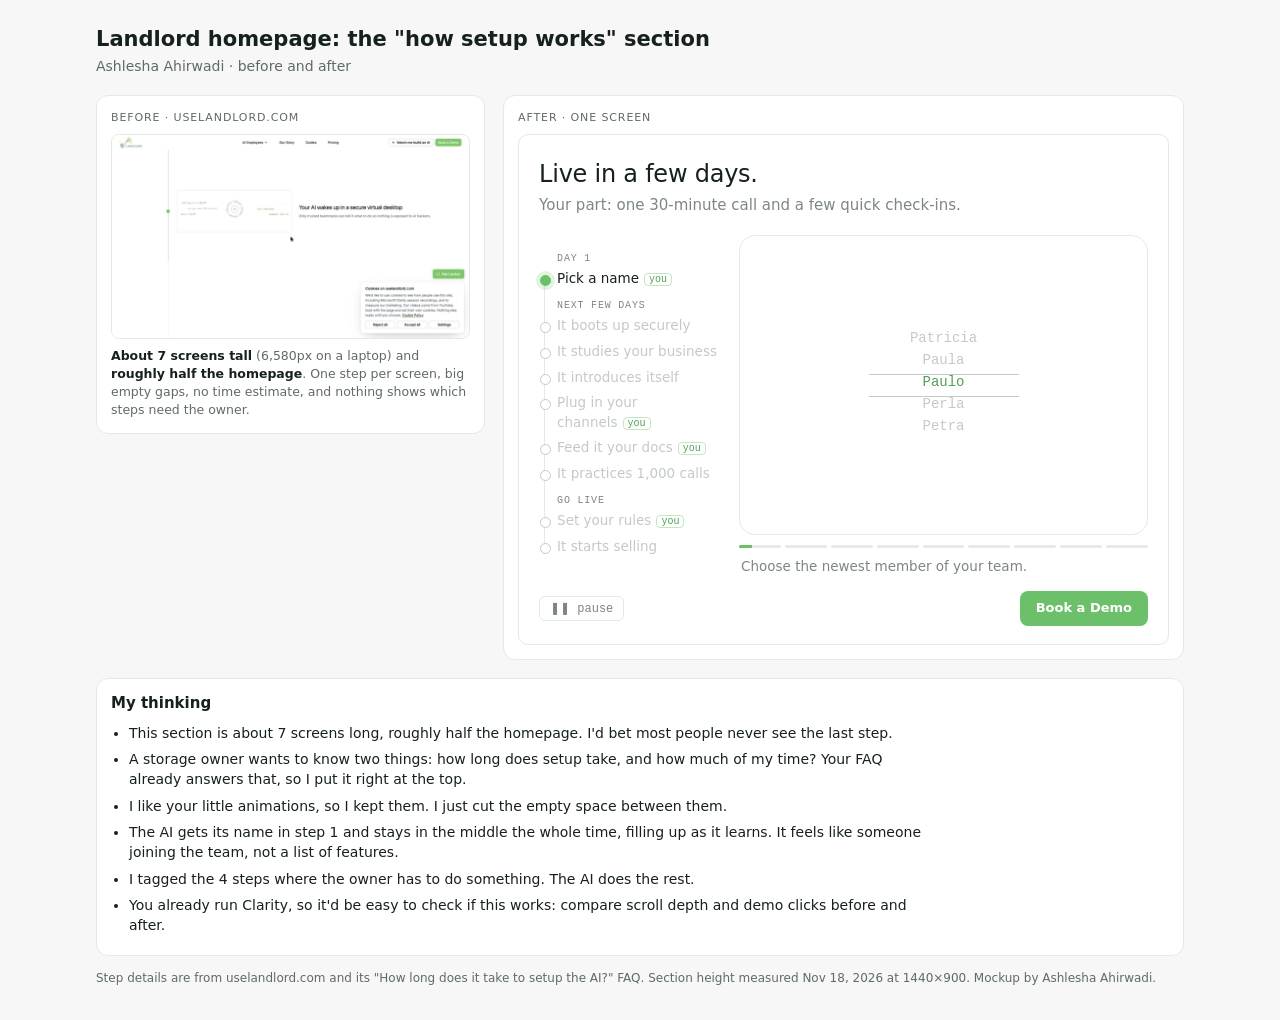
<file: landlord/index.html>
<!doctype html>
<html lang="en"><head><meta charset="utf-8"><meta name="viewport" content="width=device-width,initial-scale=1">
<meta name="robots" content="noindex,nofollow">
<title>Landlord Setup Redesign</title>
<style>
:root{--bg:#f6f7f6;--ink:#16211b;--mute:#5f6b64;--line:#e4e9e5;--panel:#fff;--acc:#2f7d3b}
@media (prefers-color-scheme:dark){:root:not([data-theme="light"]){--bg:#111513;--ink:#e8eee9;--mute:#9aa69f;--line:#26302a;--panel:#161b18;--acc:#8fd68c}}
:root[data-theme="dark"]{--bg:#111513;--ink:#e8eee9;--mute:#9aa69f;--line:#26302a;--panel:#161b18;--acc:#8fd68c}
*{box-sizing:border-box}
body{margin:0;background:var(--bg);color:var(--ink);font:14px/1.45 -apple-system,"Inter",system-ui,sans-serif}
.page{max-width:1120px;margin:0 auto;padding:24px 16px 32px}
h1{font-size:21px;margin:0 0 2px}.sub{color:var(--mute);margin:0 0 18px}
.grid{display:grid;grid-template-columns:4fr 7fr;gap:18px;align-items:start}
@media(max-width:860px){.grid{grid-template-columns:1fr}}
.panel{border:1px solid var(--line);border-radius:12px;padding:14px;background:var(--panel)}
.label{font-size:11px;letter-spacing:.08em;text-transform:uppercase;color:var(--mute);margin-bottom:8px}
.before img{width:100%;border-radius:8px;border:1px solid var(--line);display:block}
.cap{color:var(--mute);font-size:12.5px;margin-top:8px}
.cap b{color:var(--ink)}

/* ---------- AFTER: drawn in Landlord's own style ---------- */
.site{--s-ink:#16211b;--s-mute:#7d8781;--s-faint:#c3cac5;--s-line:#e6eae7;--s-green:#6cc06a;--s-greenD:#4f9f52;
  background:#fff;color:var(--s-ink);border-radius:10px;padding:22px 20px 18px;border:1px solid var(--line)}
.site h2{font-size:24px;font-weight:500;letter-spacing:-.01em;margin:0 0 4px}
.site .lead{color:var(--s-mute);margin:0 0 18px;font-size:15px}
.wrap{display:grid;grid-template-columns:180px 1fr;gap:20px;align-items:center}

/* compressed timeline */
.tl{list-style:none;margin:0;padding:0 0 0 18px;position:relative}
.tl:before{content:"";position:absolute;left:5px;top:22px;bottom:8px;width:1px;background:var(--s-line)}
.tl .fill{position:absolute;left:5px;top:22px;width:1px;background:var(--s-green);transition:height .5s ease}
.tl li{position:relative;padding:3px 0;cursor:pointer;color:var(--s-faint);font-size:13.5px;transition:color .3s}
.tl li.st:before{content:"";position:absolute;left:-17px;top:9px;width:9px;height:9px;border-radius:50%;background:#fff;border:1px solid var(--s-faint);transition:all .3s}
.tl li.ph{cursor:default;font:10px ui-monospace,Menlo,monospace;letter-spacing:.08em;color:var(--s-mute);padding:9px 0 2px;text-transform:uppercase}
.tl li.ph:first-of-type{padding-top:0}
.tl li.done{color:var(--s-mute)}.tl li.done:before{background:var(--s-green);border-color:var(--s-green)}
.tl li.cur{color:var(--s-ink);font-weight:500}.tl li.cur:before{background:var(--s-green);border-color:var(--s-green);box-shadow:0 0 0 4px #6cc06a33}
.tl li:focus{outline:none}.tl li:focus-visible{text-decoration:underline}
.you{font:10px ui-monospace,Menlo,monospace;color:var(--s-greenD);border:1px solid #6cc06a66;border-radius:4px;padding:0 4px;margin-left:5px;vertical-align:1px;font-weight:400}

/* stage */
.mtitle{display:none;font-size:15px;font-weight:500;margin:0 0 8px}
.mtitle>span:first-child{display:block;font:11px ui-monospace,Menlo,monospace;color:var(--s-mute);margin-bottom:2px}
.stage{position:relative;height:300px;border:1px solid var(--s-line);border-radius:16px;overflow:hidden;background:#fff}
.ring{position:absolute;left:50%;top:50%;width:150px;height:150px;margin:-75px 0 0 -75px;transition:opacity .6s,transform .6s}
.ring svg{width:100%;height:100%;overflow:visible}
.ring .spin{animation:spin 26s linear infinite;transform-origin:0 0}
@keyframes spin{to{transform:rotate(360deg)}}
.ring .lbl{font:8.6px ui-monospace,Menlo,monospace;letter-spacing:2.6px;fill:var(--s-green)}
.ring .shell{fill:none;stroke:var(--s-green);stroke-width:.8;opacity:.5;stroke-dasharray:390;stroke-dashoffset:0}
.ring .core{fill:#fff;stroke:var(--s-green);stroke-width:1}
.ring .lvl{fill:var(--s-green);opacity:.16;transform-box:fill-box;transform-origin:50% 100%;transform:scaleY(0)}
.ring .nm{font:11px ui-monospace,Menlo,monospace;fill:var(--s-greenD);text-anchor:middle;dominant-baseline:central}
.ring .heart{transform-origin:0 0}
.stage[data-step="1"] .ring{opacity:0;transform:scale(.7)}

.scene{position:absolute;inset:0;opacity:0;pointer-events:none;transition:opacity .45s}
.scene.on{opacity:1}
.t{position:absolute;font:11.5px ui-monospace,Menlo,monospace;color:var(--s-mute);white-space:nowrap}
.g{color:var(--s-greenD)}
.foot-t{left:0;right:0;bottom:12px;text-align:center;font-size:11px;color:var(--s-faint)}
.flow{opacity:0}

/* 1 name picker */
.slot{position:absolute;left:50%;top:50%;width:170px;height:110px;margin:-55px 0 0 -85px;overflow:hidden;text-align:center}
.slot .lst div{height:22px;line-height:22px;font:14px ui-monospace,Menlo,monospace;color:var(--s-faint);transition:color .3s}
.slot .lst div.pick.landed{color:var(--s-greenD)}
.slot:before,.slot:after{content:"";position:absolute;left:10px;right:10px;height:1px;background:var(--s-faint)}
.slot:before{top:44px}.slot:after{top:66px}

/* 4 email */
.env{position:absolute;left:50%;top:50%;width:20px;height:14px;margin:-7px 0 0 -10px;opacity:0}
.boss{position:absolute;left:calc(50% + 120px);top:calc(50% - 50px);text-align:center}
.bubble{position:absolute;left:calc(50% + 72px);top:calc(50% + 6px);font-size:11px;line-height:1.35;width:128px;white-space:normal;opacity:0}

/* 5 channels */
.wires{position:absolute;inset:0;width:100%;height:100%}
.wires path{fill:none;stroke:var(--s-green);stroke-width:1}

/* 7 counter, 8 note */
.count{left:0;right:0;bottom:14px;text-align:center;font-size:12px;color:var(--s-mute)}
.count b{color:var(--s-greenD);font-weight:600}
.note{position:absolute;right:10px;top:50%;margin-top:-30px;width:132px;border:1px solid var(--s-line);border-radius:8px;padding:8px 10px;font:11px/1.4 ui-monospace,Menlo,monospace;background:#fff}
.note .ok{opacity:0;color:var(--s-greenD);margin-top:4px;transition:opacity .4s}.note .ok.show{opacity:1}
.caret{display:inline-block;width:6px;height:11px;background:var(--s-greenD);vertical-align:-1px;animation:blink 1s steps(1) infinite}
@keyframes blink{50%{opacity:0}}
.badge{position:absolute;right:14px;top:12px;font:10px ui-monospace,Menlo,monospace;color:var(--s-greenD);border:1px solid #6cc06a66;border-radius:99px;padding:2px 8px}

/* segmented progress (one segment per step, fills like a timer) */
.segs{display:grid;grid-template-columns:repeat(9,1fr);gap:4px;margin-top:10px}
.segs span{height:3px;background:var(--s-line);border-radius:2px;overflow:hidden;cursor:pointer}
.segs i{display:block;height:100%;width:0;background:var(--s-green)}
.desc{color:var(--s-mute);font-size:13.5px;margin:9px 2px 0;min-height:20px}
.ctrl{display:flex;justify-content:space-between;align-items:center;margin-top:14px;gap:10px;flex-wrap:wrap}
.ctrl button{font:12px ui-monospace,Menlo,monospace;color:var(--s-mute);background:none;border:1px solid var(--s-line);border-radius:6px;padding:4px 10px;cursor:pointer}
.btn{background:var(--s-green);color:#fff;font-weight:600;border-radius:8px;padding:8px 16px;font-size:13px}

@media(max-width:600px){
  .wrap{grid-template-columns:1fr}.tl{display:none}.mtitle{display:block}
  .stage{height:260px}
}

/* thinking */
.think{margin-top:18px}.think h3{font-size:15px;margin:0 0 8px}
.think ul{margin:0;padding-left:18px;max-width:820px}.think li{margin:6px 0;font-size:14px}
.steps{display:grid;grid-template-columns:repeat(3,1fr);gap:10px}
@media(max-width:760px){.steps{grid-template-columns:1fr}}
.steps>div{border:1px solid var(--line);border-radius:10px;padding:10px 12px}
.steps .k{font:10.5px ui-monospace,Menlo,monospace;letter-spacing:.08em;text-transform:uppercase;color:var(--acc);margin-bottom:3px}
.steps p{margin:0;font-size:13.5px}
.foot{margin-top:14px;color:var(--mute);font-size:12px}
@media (prefers-reduced-motion:reduce){.ring .spin{animation:none}}
</style></head>
<body><div class="page">
<h1>Landlord homepage: the "how setup works" section</h1>
<p class="sub">Ashlesha Ahirwadi · before and after</p>

<div class="grid">
  <div class="panel before">
    <div class="label">Before · uselandlord.com</div>
    <img src="before.jpg" alt="Current setup section: one step per screen on a long vertical timeline with large empty gaps">
    <div class="cap"><b>About 7 screens tall</b> (6,580px on a laptop) and <b>roughly half the homepage</b>. One step per screen, big empty gaps, no time estimate, and nothing shows which steps need the owner.</div>
  </div>

  <div class="panel">
    <div class="label">After · one screen</div>
    <div class="site">
      <h2>Live in a few days.</h2>
      <p class="lead">Your part: one 30-minute call and a few quick check-ins.</p>

      <div class="wrap">
        <ol class="tl" id="tl"><span class="fill" id="fill"></span></ol>

        <div>
          <p class="mtitle" id="mtitle"></p>
          <div class="stage" id="stage" data-step="1">
            <div class="ring" aria-hidden="true">
              <svg viewBox="-75 -75 150 150">
                <defs>
                  <path id="rp" d="M0,-50 a50,50 0 1,1 -0.01,0"/>
                  <clipPath id="cc"><circle r="24"/></clipPath>
                </defs>
                <circle class="shell" id="shell" r="62"/>
                <g class="spin"><text class="lbl"><textPath href="#rp">SECURE · ISOLATED · SERVER · SECURE · ISOLATED · SERVER ·</textPath></text></g>
                <g class="heart" id="heart">
                  <circle class="core" r="24"/>
                  <rect class="lvl" id="lvl" x="-24" y="-24" width="48" height="48" clip-path="url(#cc)"/>
                  <circle r="24" fill="none" stroke="#6cc06a" stroke-width="1"/>
                  <text class="nm">Paulo</text>
                </g>
              </svg>
            </div>

            <div class="scene" data-s="1"><div class="slot"><div class="lst" id="lst"></div></div></div>
            <div class="scene" data-s="2"><div class="t foot-t">locked down · only your team can give it instructions</div></div>
            <div class="scene" data-s="3"><div class="t foot-t">knowledge <span class="g" id="k3">0%</span></div></div>
            <div class="scene" data-s="4">
              <svg class="env" id="env" viewBox="0 0 20 14"><rect x=".5" y=".5" width="19" height="13" rx="1.5" fill="#fff" stroke="#6cc06a"/><path d="M1 1l9 7 9-7" fill="none" stroke="#6cc06a"/></svg>
              <div class="boss"><svg width="34" height="34" viewBox="0 0 34 34"><circle cx="17" cy="11" r="7" fill="none" stroke="#c3cac5"/><path d="M4 33c1-8 6-12 13-12s12 4 13 12" fill="none" stroke="#c3cac5"/></svg><div class="t" style="position:static;font-size:10px">you</div></div>
              <div class="t bubble" id="bubble">"Hi, I'm Paulo. Here's what I still need from you..."</div>
            </div>
            <div class="scene" data-s="5" id="s5"></div>
            <div class="scene" data-s="6"><div class="t foot-t">knowledge <span class="g" id="k6">30%</span> · the more you feed it, the smarter it gets</div></div>
            <div class="scene" data-s="7"><div class="t count">rehearsed conversations: <b id="cnt">0</b></div></div>
            <div class="scene" data-s="8"><div class="note"><span id="typed"></span><span class="caret"></span><div class="ok" id="ok">✓ applied instantly</div></div></div>
            <div class="scene" data-s="9"><div class="badge">● live · 24/7</div></div>

            <div id="streams"></div>
          </div>
          <div class="segs" id="segs"></div>
          <p class="desc" id="desc"></p>
        </div>
      </div>

      <div class="ctrl">
        <button id="play" type="button">❚❚ pause</button>
        <span class="btn">Book a Demo</span>
      </div>
    </div>
  </div>
</div>

<div class="think panel">
  <h3>My thinking</h3>
  <ul>
    <li>This section is about 7 screens long, roughly half the homepage. I'd bet most people never see the last step.</li>
    <li>A storage owner wants to know two things: how long does setup take, and how much of my time? Your FAQ already answers that, so I put it right at the top.</li>
    <li>I like your little animations, so I kept them. I just cut the empty space between them.</li>
    <li>The AI gets its name in step 1 and stays in the middle the whole time, filling up as it learns. It feels like someone joining the team, not a list of features.</li>
    <li>I tagged the 4 steps where the owner has to do something. The AI does the rest.</li>
    <li>You already run Clarity, so it'd be easy to check if this works: compare scroll depth and demo clicks before and after.</li>
  </ul>
</div>
<div class="foot">Step details are from uselandlord.com and its "How long does it take to setup the AI?" FAQ. Section height measured Nov 18, 2026 at 1440×900. Mockup by Ashlesha Ahirwadi.</div>
</div>

<script>
const PH=["Day 1","Next few days","Go live"];
const S=[
 {t:"Pick a name",d:"Choose the newest member of your team.",you:1,ph:0},
 {t:"It boots up securely",d:"Its own locked-down desktop. Only your team can give it instructions.",ph:1},
 {t:"It studies your business",d:"Your website, socials, prices and FAQs.",ph:1},
 {t:"It introduces itself",d:"It emails you, says hi, and asks what it still needs.",ph:1},
 {t:"Plug in your channels",d:"Phone, WhatsApp, email and any software you use.",you:1,ph:1},
 {t:"Feed it your docs",d:"Call transcripts, price lists, documents. Whatever you have.",you:1,ph:1},
 {t:"It practices 1,000 calls",d:"It rehearses objections and edge cases against itself.",ph:1},
 {t:"Set your rules",d:"Leave a note. It applies instantly.",you:1,ph:2},
 {t:"It starts selling",d:"Calls, WhatsApps and emails, in your hours or 24/7.",ph:2}
];
const N=S.length,DUR=4200,$=id=>document.getElementById(id);
const stage=$("stage"),tl=$("tl"),streams=$("streams"),lvl=$("lvl"),heart=$("heart");

// timeline with phase markers
let lastPh=-1;const items=[];
S.forEach((s,i)=>{
  if(s.ph!==lastPh){const p=document.createElement("li");p.className="ph";p.textContent=PH[s.ph];tl.appendChild(p);lastPh=s.ph}
  const li=document.createElement("li");li.className="st";li.tabIndex=0;
  li.innerHTML=s.t+(s.you?'<span class="you">you</span>':"");
  li.onclick=()=>show(i);li.onkeydown=e=>{if(e.key==="Enter"||e.key===" "){e.preventDefault();show(i)}};
  tl.appendChild(li);items.push(li)});
// segmented progress
const segs=S.map((s,i)=>{const sp=document.createElement("span");sp.innerHTML="<i></i>";sp.title=s.t;sp.onclick=()=>show(i);$("segs").appendChild(sp);return sp.firstChild});
// name picker
const NAMES=["Peter","Pam","Priya","Pia","Pablo","Petra","Perla","Pedro","Patricia","Paula","Paulo","Perla","Petra"];
NAMES.forEach((n,i)=>{const d=document.createElement("div");d.textContent=n;if(i===10)d.className="pick";$("lst").appendChild(d)});

// helpers
const A=(el,kf,o)=>el.animate(kf,Object.assign({fill:"both"},o));
function txt(cls,text,style){const e=document.createElement("div");e.className="t flow "+cls;e.textContent=text;Object.assign(e.style,style);streams.appendChild(e);return e}
function pulse(delay){A(heart,[{transform:"scale(1)"},{transform:"scale(1.14)"},{transform:"scale(1)"}],{duration:420,delay,easing:"ease-out",fill:"none"})}
let lvlNow=0;
function setLevel(v,dur=0,delay=0){A(lvl,[{transform:`scaleY(${lvlNow})`},{transform:`scaleY(${v})`}],{duration:dur,delay,easing:"ease-in-out"});lvlNow=v}
let raf=[];
function countTo(el,from,to,dur,suffix=""){const t0=performance.now(),mine=stage.dataset.step;
  (function f(t){const k=Math.min(1,Math.max(0,(t-t0)/dur));el.textContent=Math.round(from+(to-from)*k).toLocaleString()+suffix;
    if(k<1&&stage.dataset.step===mine)raf.push(requestAnimationFrame(f))})(t0)}
// words travel from the left edge into the core; each arrival makes the core pulse
function flowIn(words,gap,startY=.12){const W=stage.clientWidth,H=stage.clientHeight;
  return words.map((w,i)=>{const e=txt("",w,{left:(W*(.03+(i%2)*.05))+"px",top:(H*(startY+((i*.37)%.66)))+"px"});
    const dx=Math.max(W*.5-30-e.offsetLeft-e.offsetWidth,10),dy=H*.47-e.offsetTop,delay=i*gap;
    A(e,[{opacity:0,transform:"translate(0,0) scale(1)"},{opacity:1,offset:.2},{opacity:.9,offset:.75},{opacity:0,transform:`translate(${dx}px,${dy}px) scale(.6)`}],{duration:1900,delay,easing:"ease-in"});
    pulse(delay+1750);return{e,arrive:delay+1800}})}
function out(word,delay,y){const W=stage.clientWidth,H=stage.clientHeight;
  const e=txt("g",word,{left:(W*.5+84)+"px",top:(H*y)+"px"});
  A(e,[{opacity:0,transform:"translateX(-46px)"},{opacity:1,transform:"translateX(0)"}],{duration:700,delay,easing:"ease-out"});return e}

let typeTimer=null;
const SCENE={
  1:()=>{const l=$("lst");l.children[10].classList.remove("landed");
    A(l,[{transform:"translateY(0)"},{transform:"translateY(-176px)"}],{duration:2000,easing:"cubic-bezier(.15,.7,.2,1)"})
      .finished.then(()=>l.children[10].classList.add("landed")).catch(()=>{})},
  2:()=>{A(document.querySelector(".ring"),[{opacity:0,transform:"scale(.6)"},{opacity:1,transform:"scale(1.06)",offset:.65},{transform:"scale(1)"}],{duration:1100,easing:"ease-out",fill:"none"});
    A($("shell"),[{strokeDashoffset:390},{strokeDashoffset:0}],{duration:1400,delay:300,easing:"ease-in-out"})},
  3:()=>{flowIn(["website","prices","FAQs","socials","unit sizes"],380);setLevel(.3,2600,900);countTo($("k3"),0,30,3200,"%")},
  4:()=>{A($("env"),[{opacity:0,transform:"translate(0,0)"},{opacity:1,offset:.15},{opacity:1,transform:"translate(118px,-22px)"}],{duration:1500,delay:300,easing:"ease-in-out"});
    A($("bubble"),[{opacity:0,transform:"translateY(4px)"},{opacity:1,transform:"translateY(0)"}],{duration:450,delay:1750})},
  5:()=>{const s=$("s5");s.innerHTML="";const NS="http://www.w3.org/2000/svg";
    const svg=document.createElementNS(NS,"svg");svg.setAttribute("class","wires");svg.setAttribute("viewBox","0 0 100 100");svg.setAttribute("preserveAspectRatio","none");s.appendChild(svg);
    ["phone","WhatsApp","email","software"].forEach((l,i)=>{const y=22+i*19;
      const p=document.createElementNS(NS,"path");p.setAttribute("d",`M60 50 C66 50 66 ${y} 71 ${y}`);p.setAttribute("vector-effect","non-scaling-stroke");
      p.setAttribute("pathLength","1");p.style.strokeDasharray="1";svg.appendChild(p);
      A(p,[{strokeDashoffset:1},{strokeDashoffset:0}],{duration:700,delay:i*380,easing:"ease-out"});
      const t=document.createElement("div");t.className="t g";t.textContent="✓ "+l;Object.assign(t.style,{left:"72%",top:`calc(${y}% - 8px)`});s.appendChild(t);
      A(t,[{opacity:0},{opacity:1}],{duration:350,delay:i*380+600});pulse(i*380+650)})},
  6:()=>{flowIn(["call transcripts","price lists","company documents","past emails","move-in scripts","insurance terms"],330);
    setLevel(.85,2600,1300);countTo($("k6"),30,85,3600,"%")},
  7:()=>{const qs=["too expensive","do you have 24h access?","is there a lift?","can I move in today?"];
    flowIn(qs,650,.16).forEach((q,i)=>out("✓ handled",q.arrive+80,.16+((i*.37)%.66)));
    countTo($("cnt"),0,1000,3700)},
  8:()=>{const msg="note: always offer a tour before quoting";let k=0;$("typed").textContent="";$("ok").classList.remove("show");
    typeTimer=setInterval(()=>{if(!playing||hover)return;$("typed").textContent=msg.slice(0,++k);if(k>=msg.length){clearInterval(typeTimer);$("ok").classList.add("show");pulse(0)}},48)},
  9:()=>{flowIn(["how big is a 10x10?","do you have 24h access?","is there a lift?"],700,.18).forEach((q,i)=>{
      if(i<2)out(["unit reserved","payment link sent"][i],q.arrive+100,.3+i*.2)})}
};
const LEVEL=[0,0,0,.3,.3,.3,.85,.85,.85];

let cur=0,elapsed=0,playing=true,hover=false,last=performance.now();
function show(i){
  cur=(i+N)%N;elapsed=0;const step=cur+1;
  clearInterval(typeTimer);raf.forEach(cancelAnimationFrame);raf=[];
  stage.getAnimations({subtree:true}).forEach(a=>{if(!(a instanceof CSSAnimation))a.cancel()});streams.innerHTML="";
  stage.dataset.step=step;
  lvlNow=LEVEL[cur];lvl.style.transform=`scaleY(${lvlNow})`;
  document.querySelectorAll(".scene").forEach(sc=>sc.classList.toggle("on",+sc.dataset.s===step));
  if(SCENE[step])SCENE[step]();
  if(!playing||hover)stage.getAnimations({subtree:true}).forEach(a=>a.pause());
  items.forEach((li,j)=>{li.classList.toggle("done",j<cur);li.classList.toggle("cur",j===cur)});
  const a=items[0],b=items[cur];$("fill").style.height=Math.max(0,b.offsetTop+b.offsetHeight/2-a.offsetTop-a.offsetHeight/2)+"px";
  segs.forEach((g,j)=>g.style.width=j<cur?"100%":"0");
  $("desc").textContent=S[cur].d;
  $("mtitle").innerHTML=`<span>${step}/${N} · ${PH[S[cur].ph].toUpperCase()}</span>${S[cur].t}${S[cur].you?'<span class="you">you</span>':""}`;
}
function tick(t){const dt=t-last;last=t;
  if(playing&&!hover){elapsed+=dt;segs[cur].style.width=Math.min(100,elapsed/DUR*100)+"%";if(elapsed>=DUR)show(cur+1)}
  requestAnimationFrame(tick)}
function setRunning(){const run=playing&&!hover;stage.getAnimations({subtree:true}).forEach(a=>run?a.play():a.pause());
  $("play").textContent=playing?"❚❚ pause":"▶ play"}
$("play").onclick=()=>{playing=!playing;setRunning()};
stage.onmouseenter=()=>{hover=true;setRunning()};stage.onmouseleave=()=>{hover=false;setRunning()};

const q=new URLSearchParams(location.search).get("step");
if(q||matchMedia("(prefers-reduced-motion: reduce)").matches){playing=false}
show(q?(+q-1):0);setRunning();requestAnimationFrame(tick);
</script>
</body></html>
</file>
